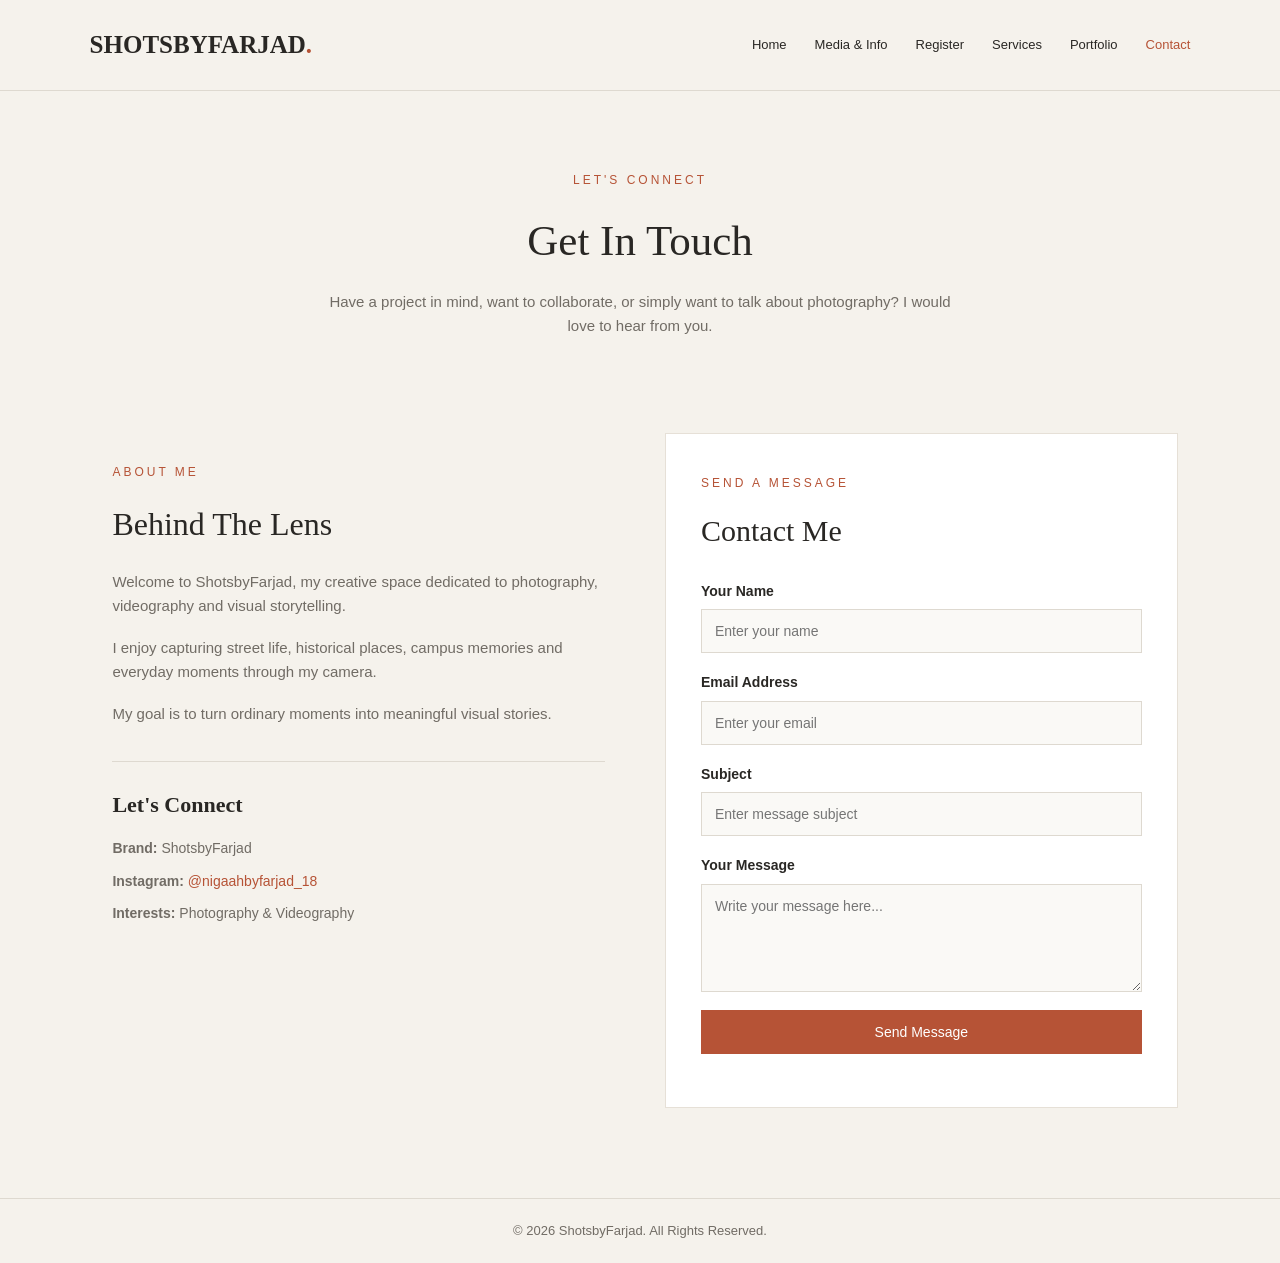
<file: contact.html>
<!DOCTYPE html>
<html lang="en">

<head>
    <meta charset="UTF-8">
    <meta name="viewport" content="width=device-width, initial-scale=1.0">

    <title>ShotsbyFarjad | Contact</title>

    <link rel="stylesheet" href="contact.css">
</head>

<body>

    <header class="site-header">

        <a href="index.html" class="logo">
            SHOTSBYFARJAD<span>.</span>
        </a>

        <nav class="navigation">
            <a href="index.html">Home</a>
            <a href="Media.html">Media &amp; Info</a>
            <a href="register.html">Register</a>
            <a href="services.html">Services</a>
            <a href="portfolio.html">Portfolio</a>
            <a href="contact.html" class="active">Contact</a>
        </nav>

    </header>


    <section class="contact-intro">

        <span class="section-label">LET'S CONNECT</span>

        <h1>Get In Touch</h1>

        <p>
            Have a project in mind, want to collaborate,
            or simply want to talk about photography?
            I would love to hear from you.
        </p>

    </section>


    <main class="contact-section">

        <section class="about-contact">

            <span class="section-label">ABOUT ME</span>

            <h2>Behind The Lens</h2>

            <p>
                Welcome to ShotsbyFarjad, my creative space
                dedicated to photography, videography and
                visual storytelling.
            </p>

            <p>
                I enjoy capturing street life, historical
                places, campus memories and everyday moments
                through my camera.
            </p>

            <p>
                My goal is to turn ordinary moments into
                meaningful visual stories.
            </p>

            <div class="contact-details">

                <h3>Let's Connect</h3>

                <p><strong>Brand:</strong> ShotsbyFarjad</p>

                <p>
                    <strong>Instagram:</strong>
                    <a href="https://www.instagram.com/nigaahbyfarjad_18/"
                       target="_blank">
                        @nigaahbyfarjad_18
                    </a>
                </p>

                <p><strong>Interests:</strong> Photography &amp; Videography</p>

            </div>

        </section>


        <section class="contact-form-section">

            <span class="section-label">SEND A MESSAGE</span>

            <h2>Contact Me</h2>

            <form id="contactForm">

                <div class="form-group">

                    <label for="name">Your Name</label>

                    <input type="text"
                           id="name"
                           name="name"
                           placeholder="Enter your name"
                           required>

                </div>


                <div class="form-group">

                    <label for="email">Email Address</label>

                    <input type="email"
                           id="email"
                           name="email"
                           placeholder="Enter your email"
                           required>

                </div>


                <div class="form-group">

                    <label for="subject">Subject</label>

                    <input type="text"
                           id="subject"
                           name="subject"
                           placeholder="Enter message subject"
                           required>

                </div>


                <div class="form-group">

                    <label for="message">Your Message</label>

                    <textarea id="message"
                              name="message"
                              rows="5"
                              placeholder="Write your message here..."
                              required></textarea>

                </div>


                <button type="submit" class="submit-button">
                    Send Message
                </button>

                <p id="formMessage" class="form-message"></p>

            </form>

        </section>

    </main>


    <footer class="site-footer">

        <p>© 2026 ShotsbyFarjad. All Rights Reserved.</p>

    </footer>


    <script src="contact.js"></script>

</body>
</html>
</file>
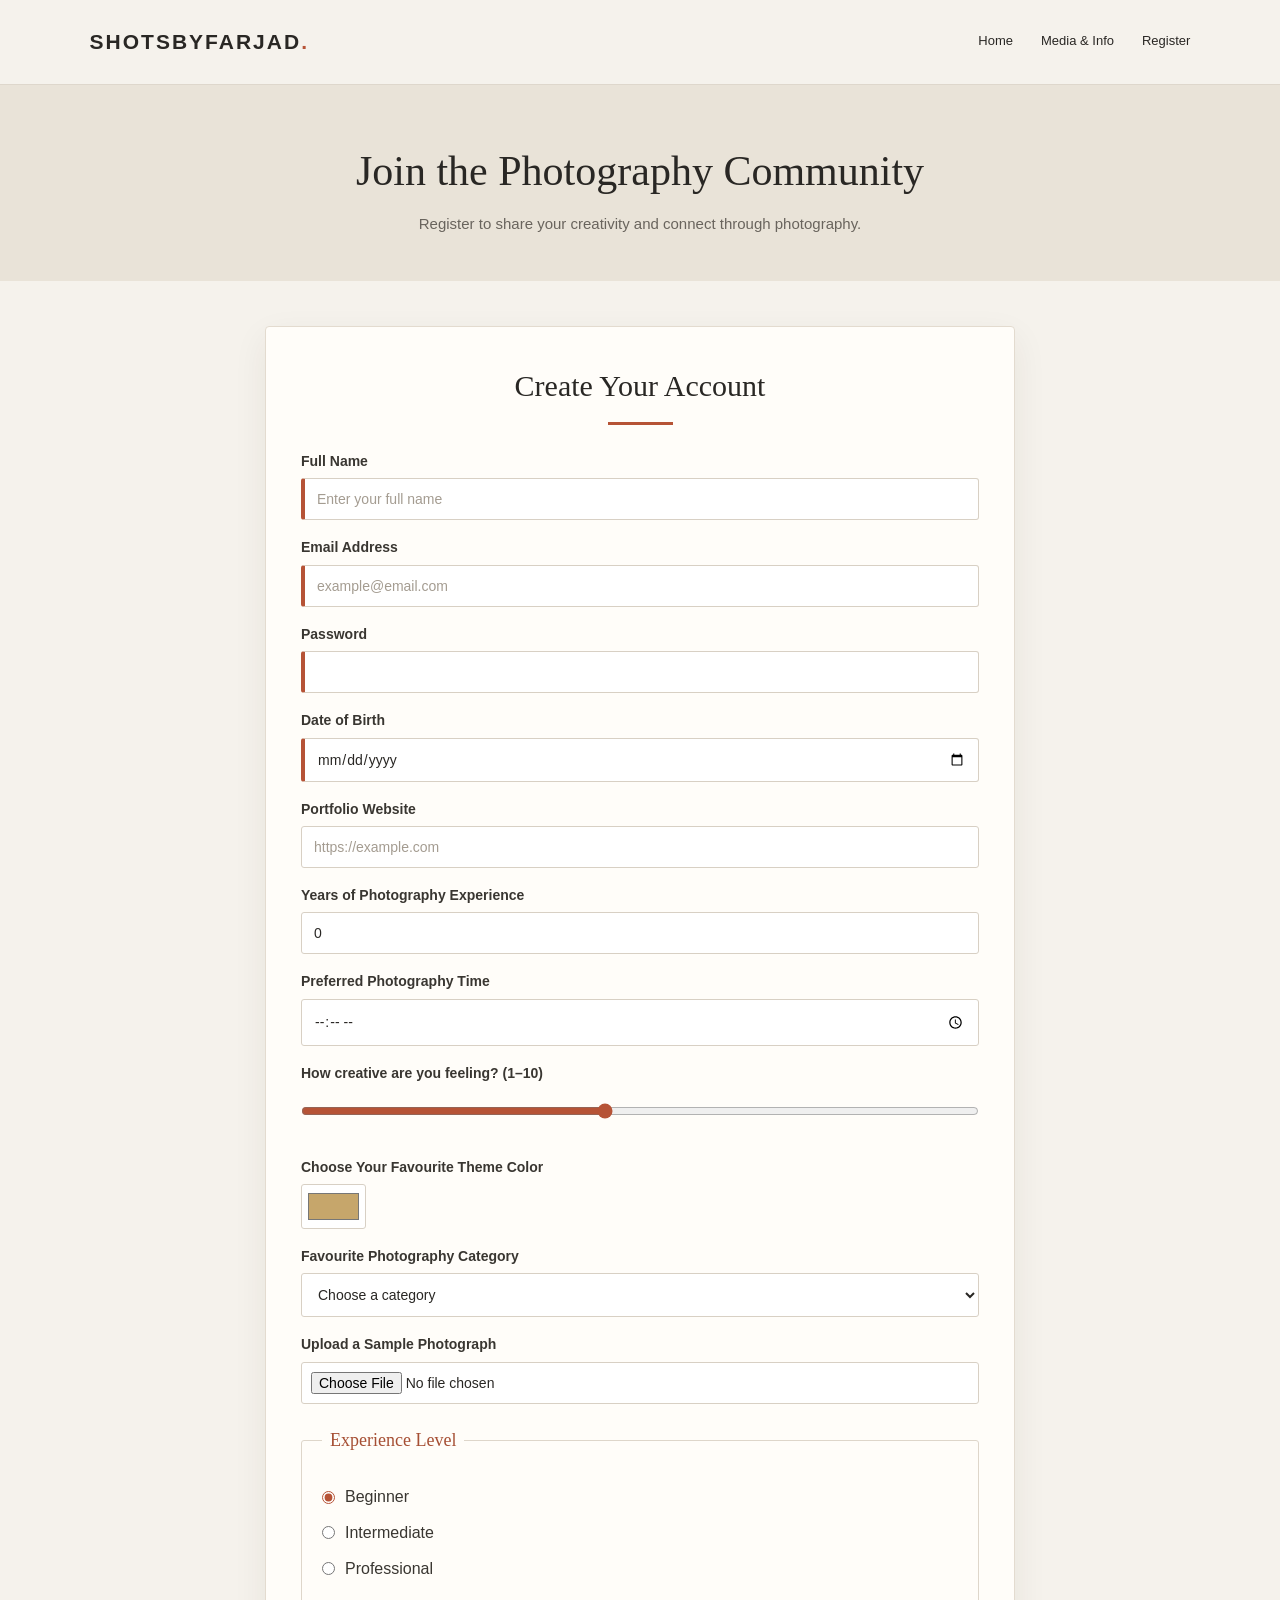
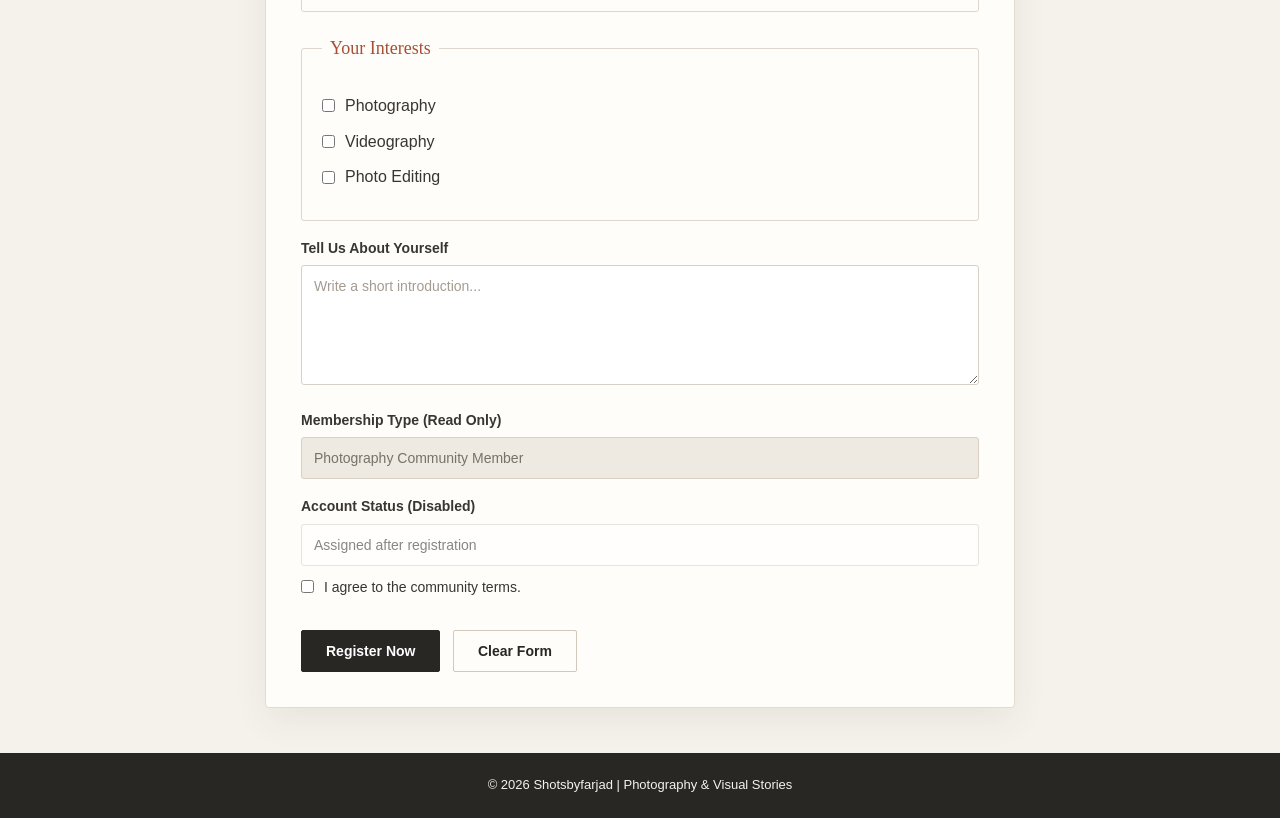
<file: register.html>
<!DOCTYPE html>
<html lang="en">
<head>
    <meta charset="UTF-8">
    <meta name="viewport" content="width=device-width, initial-scale=1.0">
    <title>Register | Shotsbyfarjad</title>
    <link rel="stylesheet" href="register.css">
</head>
<body>

    <header class="site-header">
         <a href="index.html" class="logo" id="main-title">
            SHOTSBYFARJAD<span>.</span>
        </a>

        <nav>
            <a href="index.html">Home</a>
            <a href="media.html">Media & Info</a>
            <a href="register.html">Register</a>
        </nav>
    </header>

    <main>
        <section class="register-intro">
            <h2>Join the Photography Community</h2>
            <p>Register to share your creativity and connect through photography.</p>
        </section>

        <section class="form-container">
            <h2>Create Your Account</h2>

            <form action="#" method="get">

                <label for="fullname">Full Name</label>
                <input type="text" id="fullname" name="fullname"
                       placeholder="Enter your full name"
                       minlength="3" maxlength="40" required>

                <label for="email">Email Address</label>
                <input type="email" id="email" name="email"
                       placeholder="example@email.com" required>

                <label for="password">Password</label>
                <input type="password" id="password" name="password"
                       minlength="8" maxlength="20" required>

                <label for="birthdate">Date of Birth</label>
                <input type="date" id="birthdate" name="birthdate" required>

                <label for="website">Portfolio Website</label>
                <input type="url" id="website" name="website"
                       placeholder="https://example.com">

                <label for="experience">Years of Photography Experience</label>
                <input type="number" id="experience" name="experience"
                       min="0" max="50" value="0">

                <label for="preferred-time">Preferred Photography Time</label>
                <input type="time" id="preferred-time" name="preferred-time">

                <label for="creativity">How creative are you feeling? (1–10)</label>
                <input type="range" id="creativity" name="creativity"
                       min="1" max="10" value="5">

                <label for="theme-color">Choose Your Favourite Theme Color</label>
                <input type="color" id="theme-color" name="theme-color"
                       value="#c6a66b">

                <label for="category">Favourite Photography Category</label>
                <select id="category" name="category" required>
                    <option value="" selected disabled>Choose a category</option>
                    <option value="street">Street Photography</option>
                    <option value="nature">Nature Photography</option>
                    <option value="historical">Historical Places</option>
                    <option value="portrait">Portrait Photography</option>
                    <option value="campus">Campus Life</option>
                </select>

                <label for="portfolio">Upload a Sample Photograph</label>
                <input type="file" id="portfolio" name="portfolio"
                       accept="image/*">

                <fieldset>
                    <legend>Experience Level</legend>

                    <label class="choice">
                        <input type="radio" name="level" value="beginner" checked>
                        Beginner
                    </label>

                    <label class="choice">
                        <input type="radio" name="level" value="intermediate">
                        Intermediate
                    </label>

                    <label class="choice">
                        <input type="radio" name="level" value="professional">
                        Professional
                    </label>
                </fieldset>

                <fieldset>
                    <legend>Your Interests</legend>

                    <label class="choice">
                        <input type="checkbox" name="interest" value="photography">
                        Photography
                    </label>

                    <label class="choice">
                        <input type="checkbox" name="interest" value="videography">
                        Videography
                    </label>

                    <label class="choice">
                        <input type="checkbox" name="interest" value="editing">
                        Photo Editing
                    </label>
                </fieldset>

                <label for="about">Tell Us About Yourself</label>
                <textarea id="about" name="about" rows="4"
                          maxlength="300"
                          placeholder="Write a short introduction..."></textarea>

                <label for="member-type">Membership Type (Read Only)</label>
                <input type="text" id="member-type" name="member-type"
                       value="Photography Community Member" readonly>

                <label for="status">Account Status (Disabled)</label>
                <input type="text" id="status" name="status"
                       value="Assigned after registration" disabled>

                <label class="terms">
                    <input type="checkbox" name="terms" required>
                    I agree to the community terms.
                </label>

                <button type="submit">Register Now</button>
                <button type="reset" class="reset-button">Clear Form</button>

            </form>
        </section>
    </main>

    <footer>
        <p>&copy; 2026 Shotsbyfarjad | Photography & Visual Stories</p>
    </footer>

</body>
</html>
</file>
<file: contact.css>
* {
    margin: 0;
    padding: 0;
    box-sizing: border-box;
}

body {
    background-color: #f5f2ec;
    color: #292724;
    font-family: Arial, sans-serif;
    line-height: 1.6;
}


.site-header {
    display: flex;
    justify-content: space-between;
    align-items: center;
    padding: 25px 7%;
    border-bottom: 1px solid #ded9d0;
}

.logo {
    font-family: Georgia, serif;
    font-size: 25px;
    font-weight: bold;
    color: #292724;
    text-decoration: none;
}

.logo span {
    color: #b65336;
}

.navigation {
    display: flex;
    align-items: center;
    gap: 28px;
}

.navigation a {
    color: #292724;
    text-decoration: none;
    font-size: 13px;
    transition: color 0.3s ease;
}

.navigation a:hover,
.navigation a.active {
    color: #b65336;
}


.contact-intro {
    text-align: center;
    padding: 75px 20px 55px;
}

.section-label {
    color: #b65336;
    text-transform: uppercase;
    letter-spacing: 3px;
    font-size: 12px;
}

.contact-intro h1 {
    font-family: Georgia, serif;
    font-size: 43px;
    font-weight: normal;
    margin: 15px 0;
}

.contact-intro p {
    max-width: 650px;
    margin: auto;
    color: #716c65;
    font-size: 15px;
}


.contact-section {
    display: grid;
    grid-template-columns: 1fr 1fr;
    gap: 50px;
    padding: 40px 8% 90px;
    align-items: start;
}


.about-contact {
    padding: 25px 10px;
}

.about-contact h2 {
    font-family: Georgia, serif;
    font-size: 32px;
    font-weight: normal;
    margin: 15px 0 20px;
}

.about-contact > p {
    color: #716c65;
    font-size: 15px;
    margin-bottom: 18px;
}

.contact-details {
    margin-top: 35px;
    padding-top: 25px;
    border-top: 1px solid #ded9d0;
}

.contact-details h3 {
    font-family: Georgia, serif;
    font-size: 22px;
    margin-bottom: 15px;
}

.contact-details p {
    color: #716c65;
    font-size: 14px;
    margin-bottom: 10px;
}

.contact-details a {
    color: #b65336;
    text-decoration: none;
}

.contact-details a:hover {
    text-decoration: underline;
}


.contact-form-section {
    background-color: #ffffff;
    padding: 35px;
    border: 1px solid #e6e0d7;
}

.contact-form-section h2 {
    font-family: Georgia, serif;
    font-size: 30px;
    font-weight: normal;
    margin: 12px 0 25px;
}

#contactForm {
    display: flex;
    flex-direction: column;
    gap: 18px;
}

.form-group {
    display: flex;
    flex-direction: column;
    gap: 7px;
}

.form-group label {
    font-size: 14px;
    font-weight: bold;
}

.form-group input,
.form-group textarea {
    width: 100%;
    padding: 13px;
    border: 1px solid #ded9d0;
    background-color: #faf9f6;
    color: #292724;
    font-family: Arial, sans-serif;
    font-size: 14px;
    outline: none;
    transition: border-color 0.3s ease;
}

.form-group input:focus,
.form-group textarea:focus {
    border-color: #b65336;
}

.form-group textarea {
    resize: vertical;
}

.submit-button {
    background-color: #b65336;
    color: #ffffff;
    border: none;
    padding: 14px 25px;
    font-size: 14px;
    cursor: pointer;
    transition: background-color 0.3s ease;
}

.submit-button:hover {
    background-color: #292724;
}

.form-message {
    color: #b65336;
    font-size: 14px;
}


.site-footer {
    text-align: center;
    padding: 22px;
    color: #716c65;
    font-size: 13px;
    border-top: 1px solid #ded9d0;
}


@media (max-width: 900px) {

    .site-header {
        flex-direction: column;
        gap: 18px;
    }

    .navigation {
        flex-wrap: wrap;
        justify-content: center;
        gap: 15px;
    }

    .contact-section {
        grid-template-columns: 1fr;
        gap: 30px;
    }
}


@media (max-width: 550px) {

    .contact-intro h1 {
        font-size: 32px;
    }

    .contact-section {
        padding: 25px 6% 60px;
    }

    .contact-form-section {
        padding: 22px;
    }

    .about-contact h2 {
        font-size: 27px;
    }
}
</file>
<file: register.css>
* {
    box-sizing: border-box;
    margin: 0;
    padding: 0;
}

body {
    font-family: Arial, sans-serif;
    background-color: #f5f2ec;
    color: #292724;
    line-height: 1.6;
}



.site-header {
    background-color: #f5f2ec;
    padding: 25px 7%;
    display: flex;
    justify-content: space-between;
    align-items: center;
    gap: 30px;
    border-bottom: 1px solid #ded7cc;
}

.site-header h1 {
    color: #292724;
    font-family:Arial, Helvetica, sans-serif;
    font-size: 29px;
    font-weight:bold;
    line-height: 1.6;
}

.logo {
    font-size: 21px;
    font-weight: bold;
    letter-spacing: 2px;
}

nav {
    display: flex;
    flex-wrap: wrap;
    gap: 28px;
}

nav a {
    color: #292724;
    text-decoration: none;
    font-size: 13px;
    transition: color 0.3s ease;
}

nav a:hover {
    color: #b65336;
}


.register-intro {
    text-align: center;
    padding: 60px 20px 45px;
    background-color: #e9e3d8;
}

.register-intro h2 {
    color: #292724;
    font-family: Georgia, serif;
    font-size: clamp(30px, 4vw, 42px);
    font-weight: normal;
    line-height: 1.25;
    margin-bottom: 15px;
}

.register-intro p {
    max-width: 650px;
    margin: 0 auto;
    color: #69645d;
    font-size: 15px;
}



.form-container {
    width: 85%;
    max-width: 750px;
    margin: 45px auto;
    padding: 35px;
    background-color: #fffdf9;
    border: 1px solid #e3dbcf;
    border-radius: 4px;
    box-shadow: 0 12px 35px rgba(50, 40, 25, 0.07);
}

.form-container h2 {
    color: #292724;
    font-family: Georgia, serif;
    font-size: 30px;
    font-weight: normal;
    text-align: center;
    margin-bottom: 25px;
}

.form-container h2::after {
    content: "";
    display: block;
    width: 65px;
    height: 3px;
    margin: 12px auto;
    background-color: #b65336;
}



form > label {
    display: block;
    margin-top: 16px;
    margin-bottom: 6px;
    color: #393631;
    font-weight: bold;
    font-size: 14px;
}

input,
select,
textarea {
    max-width: 100%;
    padding: 12px;
    border: 1px solid #d8d0c4;
    border-radius: 3px;
    background-color: #ffffff;
    color: #292724;
    font-family: inherit;
    font-size: 14px;
    transition: border-color 0.25s ease,
                box-shadow 0.25s ease;
}

input:not([type="radio"]):not([type="checkbox"]):not([type="range"]):not([type="color"]):not([type="submit"]):not([type="reset"]):not([type="button"]):not([type="file"]),
select,
textarea {
    width: 100%;
}

textarea {
    min-height: 120px;
    resize: vertical;
}

input::placeholder,
textarea::placeholder {
    color: #a49c91;
}


input[type="color"] {
    width: 65px;
    height: 45px;
    padding: 4px;
    background-color: #ffffff;
    cursor: pointer;
}

input[type="range"] {
    width: 100%;
    accent-color: #b65336;
    cursor: pointer;
}

input[type="file"] {
    width: 100%;
    padding: 9px;
    background-color: #ffffff;
}

input[readonly] {
    background-color: #eee9e1;
    color: #777168;
}

input:disabled {
    opacity: 0.55;
    cursor: not-allowed;
}



input:focus,
select:focus,
textarea:focus {
    outline: none;
    border-color: #b65336;
    box-shadow: 0 0 0 3px rgba(182, 83, 54, 0.12);
}

input:required:valid {
    border-left: 4px solid #78866b;
}

input:required:invalid {
    border-left: 4px solid #b65336;
}


fieldset {
    margin-top: 22px;
    padding: 20px;
    border: 1px solid #ded6ca;
    border-radius: 3px;
    background-color: #fffdf9;
}

legend {
    color: #a64f34;
    font-family: Georgia, serif;
    font-size: 18px;
    padding: 0 8px;
}

form .choice,
form .terms {
    display: flex;
    align-items: center;
    gap: 10px;
    margin: 10px 0;
    color: #393631;
    font-weight: normal;
}

.choice input,
.terms input {
    width: auto;
    accent-color: #b65336;
    cursor: pointer;
}


button {
    margin-top: 22px;
    margin-right: 8px;
    padding: 12px 24px;
    border: 1px solid #292724;
    border-radius: 2px;
    background-color: #292724;
    color: #ffffff;
    font-family: inherit;
    font-size: 14px;
    font-weight: bold;
    cursor: pointer;
    transition: background-color 0.3s ease,
                border-color 0.3s ease,
                transform 0.3s ease;
}

button:hover {
    background-color: #b65336;
    border-color: #b65336;
    transform: translateY(-2px);
}

.reset-button {
    background-color: transparent;
    color: #292724;
    border-color: #d2c8bb;
}

.reset-button:hover {
    background-color: #e9e3d8;
    color: #292724;
    border-color: #b65336;
}



footer {
    text-align: center;
    padding: 22px;
    background-color: #292724;
    color: #f5f2ec;
    font-size: 13px;
    clear: both;
}

footer a:hover {
    color: #d1ad78;
}



@media (max-width: 800px) {
    .site-header {
        padding: 20px 5%;
        gap: 15px;
    }

    nav {
        gap: 14px;
    }

    .form-container {
        width: 90%;
        padding: 28px;
    }
}



@media (max-width: 650px) {
    .site-header {
        flex-direction: column;
        gap: 15px;
        text-align: center;
    }

    nav {
        justify-content: center;
        gap: 15px;
    }

    nav a {
        display: inline-block;
        margin: 3px;
    }

    .register-intro {
        padding: 45px 6%;
    }

    .register-intro h2 {
        font-size: 29px;
    }

    .form-container {
        width: 92%;
        padding: 20px;
        margin: 30px auto;
    }

    .form-container h2 {
        font-size: 26px;
    }

    fieldset {
        padding: 15px;
    }

    button {
        margin-right: 0;
        margin-bottom: 8px;
    }

    footer {
        padding: 20px 12px;
    }
}


.site-header .logo,
.site-header .logo:link,
.site-header .logo:visited,
.site-header .logo:hover,
.site-header .logo:active {
    color: #292724;
    text-decoration: none;
}

.site-header .logo span {
    color: #b65336;
}
</file>
